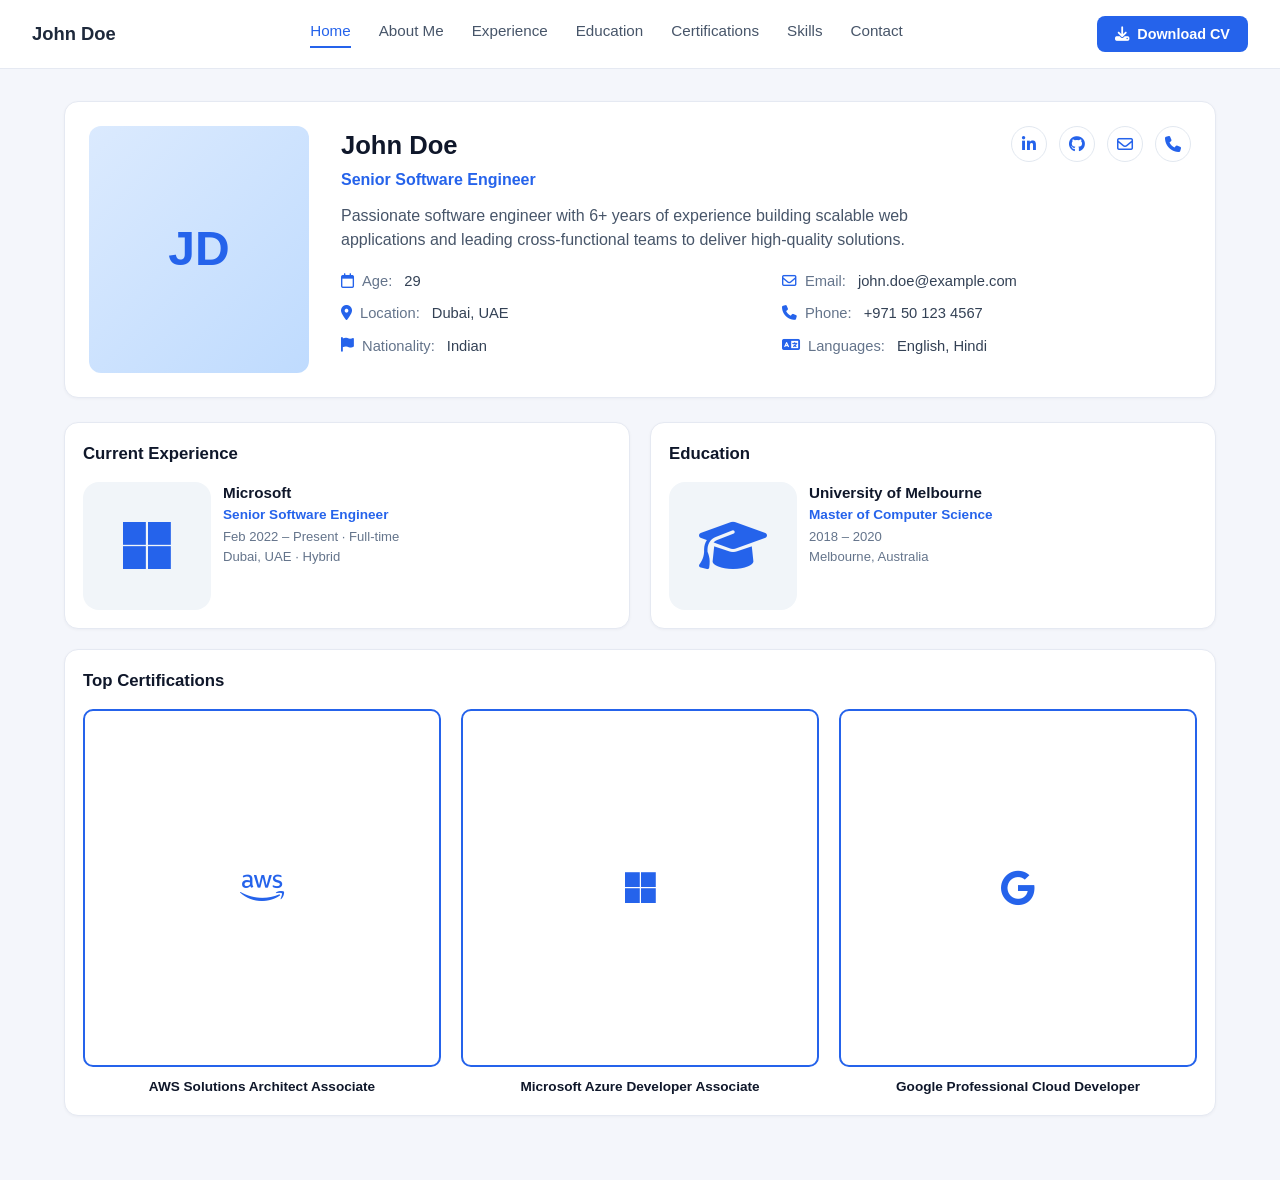
<file: index.html>
<!DOCTYPE html>
<html lang="en">
<head>
<meta charset="UTF-8">
<meta name="viewport" content="width=device-width, initial-scale=1.0">
<title>John Doe | Home</title>
<link rel="stylesheet" href="css/style.css">
<link rel="stylesheet" href="https://cdnjs.cloudflare.com/ajax/libs/font-awesome/6.5.1/css/all.min.css">
</head>
<body>
<nav class="navbar">
  <div class="logo">John Doe</div>
  <div class="nav-links">
    <a href="index.html" class="active">Home</a>
    <a href="about.html">About Me</a>
    <a href="experience.html">Experience</a>
    <a href="education.html">Education</a>
    <a href="certifications.html">Certifications</a>
    <a href="skills.html">Skills</a>
    <a href="contact.html">Contact</a>
  </div>
  <button class="btn-primary"><i class="fa-solid fa-download"></i> Download CV</button>
</nav>

<main class="container">
  <section class="profile-section">
    <div class="profile-photo">JD</div>
    <div class="profile-info">
      <h1>John Doe</h1>
      <p class="role">Senior Software Engineer</p>
      <p class="bio">Passionate software engineer with 6+ years of experience building scalable web applications and leading cross-functional teams to deliver high-quality solutions.</p>

      <div class="detail-grid">
        <div class="detail-item"><i class="fa-regular fa-calendar icon"></i><span class="label">Age:</span> 29</div>
        <div class="detail-item"><i class="fa-regular fa-envelope icon"></i><span class="label">Email:</span> john.doe@example.com</div>
        <div class="detail-item"><i class="fa-solid fa-location-dot icon"></i><span class="label">Location:</span> Dubai, UAE</div>
        <div class="detail-item"><i class="fa-solid fa-phone icon"></i><span class="label">Phone:</span> +971 50 123 4567</div>
        <div class="detail-item"><i class="fa-solid fa-flag icon"></i><span class="label">Nationality:</span> Indian</div>
        <div class="detail-item"><i class="fa-solid fa-language icon"></i><span class="label">Languages:</span> English, Hindi</div>
      </div>

      <div class="social-icons">
        <a href="#" aria-label="LinkedIn"><i class="fa-brands fa-linkedin-in"></i></a>
        <a href="#" aria-label="GitHub"><i class="fa-brands fa-github"></i></a>
        <a href="#" aria-label="Email"><i class="fa-regular fa-envelope"></i></a>
        <a href="#" aria-label="Phone"><i class="fa-solid fa-phone"></i></a>
      </div>
    </div>
  </section>

  <section class="summary-grid">
    <div class="card">
      <div class="card-title">Current Experience</div>
      <div class="entry-row">
        <div class="logo-badge"><i class="fa-brands fa-microsoft"></i></div>
        <div class="body">
          <div class="entry-title">Microsoft</div>
          <div class="entry-sub">Senior Software Engineer</div>
          <div class="entry-meta">Feb 2022 – Present · Full-time<br>Dubai, UAE · Hybrid</div>
        </div>
      </div>
    </div>

    <div class="card">
      <div class="card-title">Education</div>
      <div class="entry-row">
        <div class="logo-badge"><i class="fa-solid fa-graduation-cap"></i></div>
        <div class="body">
          <div class="entry-title">University of Melbourne</div>
          <div class="entry-sub">Master of Computer Science</div>
          <div class="entry-meta">2018 – 2020<br>Melbourne, Australia</div>
        </div>
      </div>
    </div>

    <div class="card full-width">
      <div class="card-title">Top Certifications</div>
      <div class="cert-icons">
        <div class="cert-icon-item">
          <div class="cert-badge"><i class="fa-brands fa-aws"></i></div>
          <div class="cert-icon-name">AWS Solutions Architect Associate</div>
        </div>
        <div class="cert-icon-item">
          <div class="cert-badge"><i class="fa-brands fa-microsoft"></i></div>
          <div class="cert-icon-name">Microsoft Azure Developer Associate</div>
        </div>
        <div class="cert-icon-item">
          <div class="cert-badge"><i class="fa-brands fa-google"></i></div>
          <div class="cert-icon-name">Google Professional Cloud Developer</div>
        </div>
      </div>
    </div>
  </section>
</main>
</body>
</html>
</file>
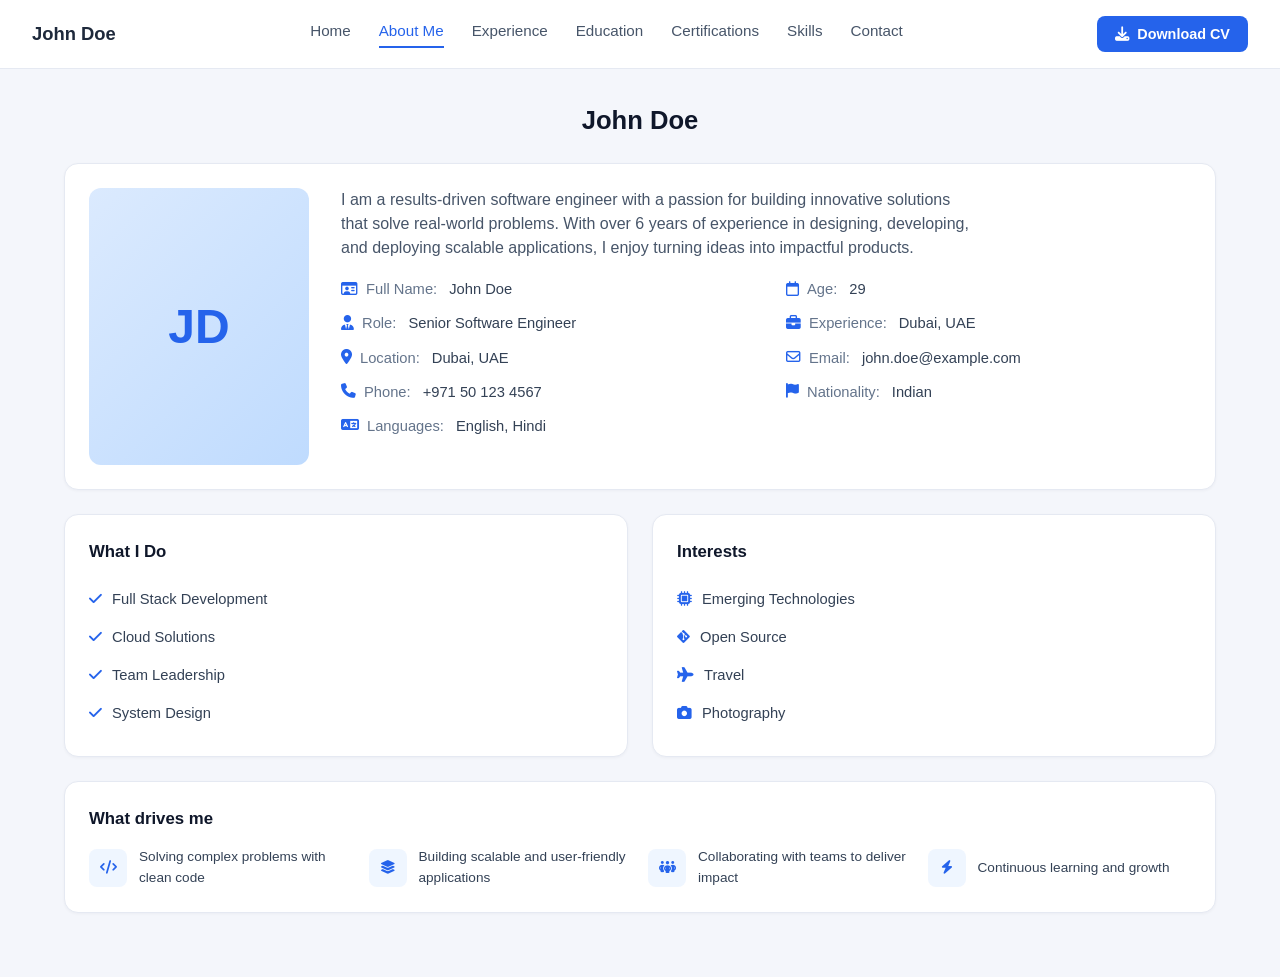
<file: about.html>
<!DOCTYPE html>
<html lang="en">
<head>
<meta charset="UTF-8">
<meta name="viewport" content="width=device-width, initial-scale=1.0">
<title>John Doe | About Me</title>
<link rel="stylesheet" href="css/style.css">
<link rel="stylesheet" href="https://cdnjs.cloudflare.com/ajax/libs/font-awesome/6.5.1/css/all.min.css">
</head>
<body>
<nav class="navbar">
  <div class="logo">John Doe</div>
  <div class="nav-links">
    <a href="index.html">Home</a>
    <a href="about.html" class="active">About Me</a>
    <a href="experience.html">Experience</a>
    <a href="education.html">Education</a>
    <a href="certifications.html">Certifications</a>
    <a href="skills.html">Skills</a>
    <a href="contact.html">Contact</a>
  </div>
  <button class="btn-primary"><i class="fa-solid fa-download"></i> Download CV</button>
</nav>

<main class="container">
  <h1 class="page-title" style="text-align:center;">John Doe</h1>

  <section class="profile-section">
    <div class="profile-photo">JD</div>
    <div class="profile-info">
      <p class="bio">I am a results-driven software engineer with a passion for building innovative solutions that solve real-world problems. With over 6 years of experience in designing, developing, and deploying scalable applications, I enjoy turning ideas into impactful products.</p>

      <div class="two-col-grid">
        <div class="detail-item"><i class="fa-regular fa-id-card icon"></i><span class="label">Full Name:</span> John Doe</div>
        <div class="detail-item"><i class="fa-regular fa-calendar icon"></i><span class="label">Age:</span> 29</div>
        <div class="detail-item"><i class="fa-solid fa-user-tie icon"></i><span class="label">Role:</span> Senior Software Engineer</div>
        <div class="detail-item"><i class="fa-solid fa-briefcase icon"></i><span class="label">Experience:</span> Dubai, UAE</div>
        <div class="detail-item"><i class="fa-solid fa-location-dot icon"></i><span class="label">Location:</span> Dubai, UAE</div>
        <div class="detail-item"><i class="fa-regular fa-envelope icon"></i><span class="label">Email:</span> john.doe@example.com</div>
        <div class="detail-item"><i class="fa-solid fa-phone icon"></i><span class="label">Phone:</span> +971 50 123 4567</div>
        <div class="detail-item"><i class="fa-solid fa-flag icon"></i><span class="label">Nationality:</span> Indian</div>
        <div class="detail-item"><i class="fa-solid fa-language icon"></i><span class="label">Languages:</span> English, Hindi</div>
      </div>
    </div>
  </section>

  <section class="what-grid">
    <div class="card">
      <div class="card-title">What I Do</div>
      <ul class="check-list">
        <li><i class="fa-solid fa-check icon"></i> Full Stack Development</li>
        <li><i class="fa-solid fa-check icon"></i> Cloud Solutions</li>
        <li><i class="fa-solid fa-check icon"></i> Team Leadership</li>
        <li><i class="fa-solid fa-check icon"></i> System Design</li>
      </ul>
    </div>
    <div class="card">
      <div class="card-title">Interests</div>
      <ul class="check-list">
        <li><i class="fa-solid fa-microchip icon"></i> Emerging Technologies</li>
        <li><i class="fa-brands fa-git-alt icon"></i> Open Source</li>
        <li><i class="fa-solid fa-plane icon"></i> Travel</li>
        <li><i class="fa-solid fa-camera icon"></i> Photography</li>
      </ul>
    </div>
  </section>

  <section class="card">
    <div class="card-title">What drives me</div>
    <div class="drives-strip">
      <div class="drive-item">
        <div class="drive-icon"><i class="fa-solid fa-code"></i></div>
        Solving complex problems with clean code
      </div>
      <div class="drive-item">
        <div class="drive-icon"><i class="fa-solid fa-layer-group"></i></div>
        Building scalable and user-friendly applications
      </div>
      <div class="drive-item">
        <div class="drive-icon"><i class="fa-solid fa-people-group"></i></div>
        Collaborating with teams to deliver impact
      </div>
      <div class="drive-item">
        <div class="drive-icon"><i class="fa-solid fa-bolt"></i></div>
        Continuous learning and growth
      </div>
    </div>
  </section>
</main>
</body>
</html>
</file>
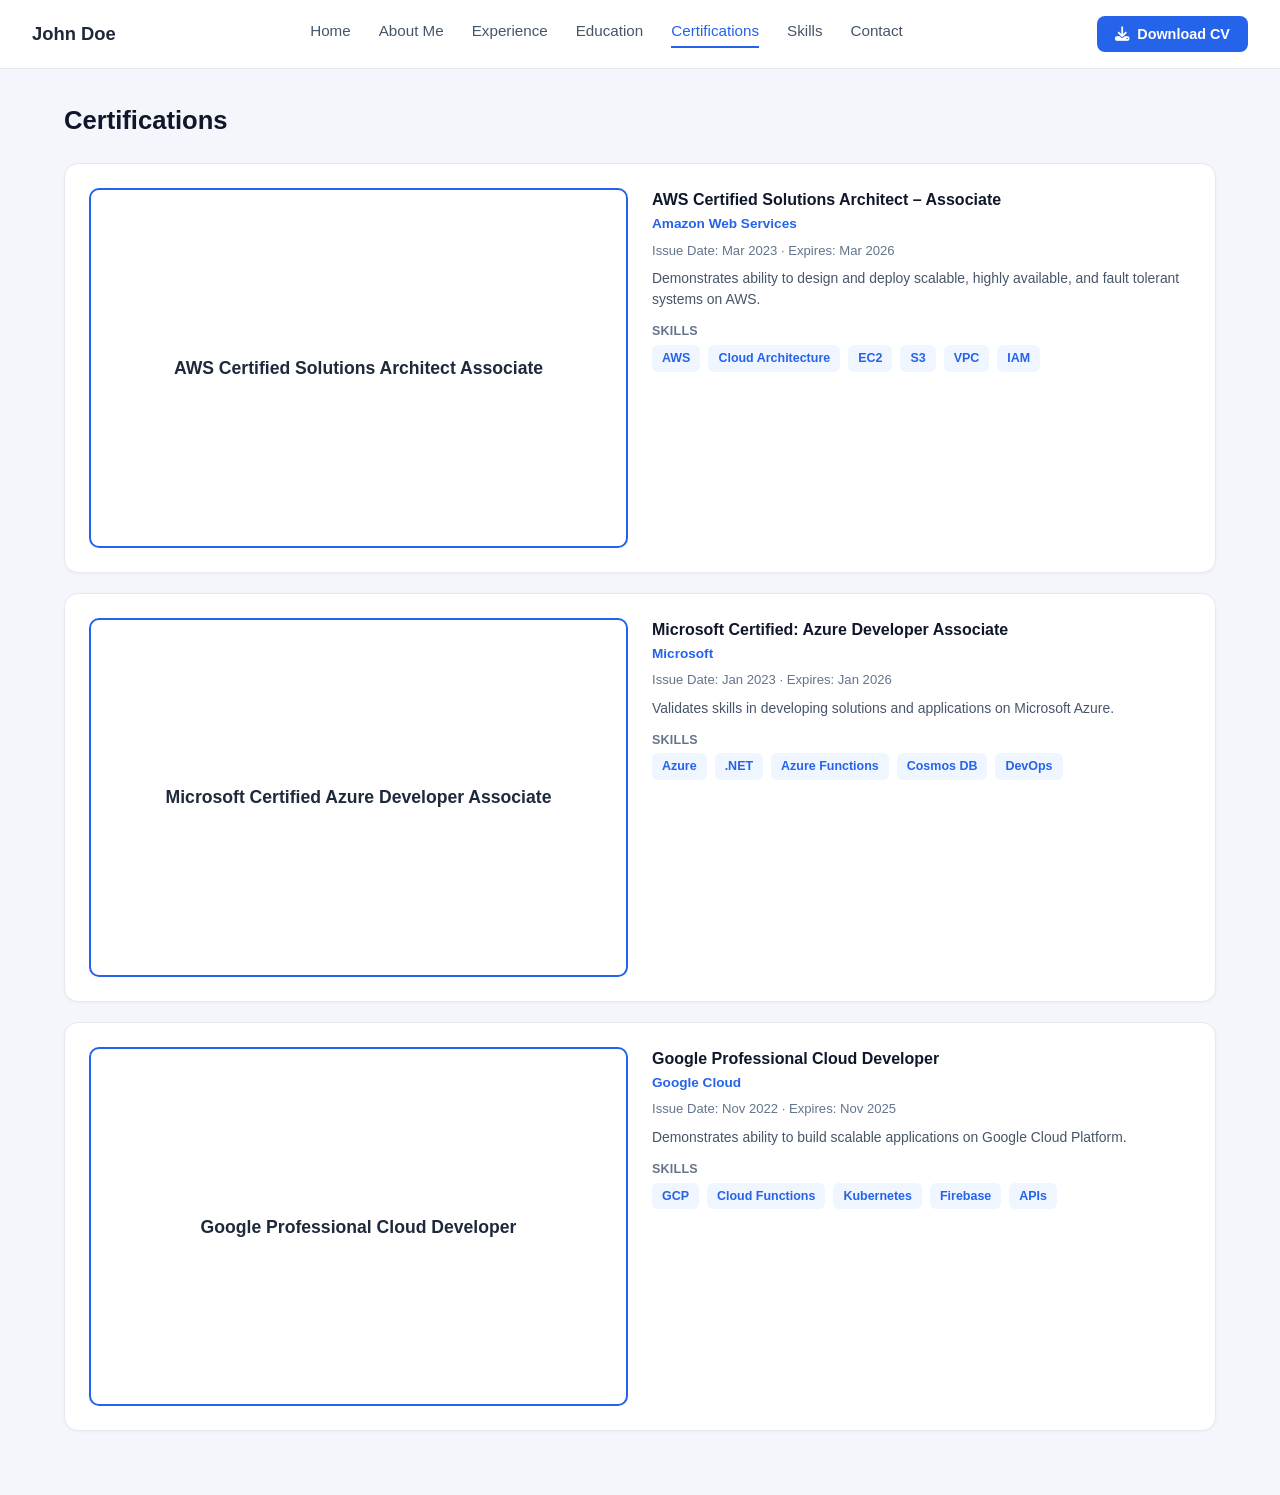
<file: certifications.html>
<!DOCTYPE html>
<html lang="en">
<head>
<meta charset="UTF-8">
<meta name="viewport" content="width=device-width, initial-scale=1.0">
<title>John Doe | Certifications</title>
<link rel="stylesheet" href="css/style.css">
<link rel="stylesheet" href="https://cdnjs.cloudflare.com/ajax/libs/font-awesome/6.5.1/css/all.min.css">
</head>
<body>
<nav class="navbar">
  <div class="logo">John Doe</div>
  <div class="nav-links">
    <a href="index.html">Home</a>
    <a href="about.html">About Me</a>
    <a href="experience.html">Experience</a>
    <a href="education.html">Education</a>
    <a href="certifications.html" class="active">Certifications</a>
    <a href="skills.html">Skills</a>
    <a href="contact.html">Contact</a>
  </div>
  <button class="btn-primary"><i class="fa-solid fa-download"></i> Download CV</button>
</nav>

<main class="container">
  <h1 class="page-title">Certifications</h1>

  <div class="cert-list">
    <div class="card cert-card">
      <div class="cert-image">AWS Certified Solutions Architect Associate</div>
      <div class="body">
        <div class="cert-name">AWS Certified Solutions Architect – Associate</div>
        <div class="cert-issuer">Amazon Web Services</div>
        <div class="cert-dates">Issue Date: Mar 2023 · Expires: Mar 2026</div>
        <p class="cert-desc">Demonstrates ability to design and deploy scalable, highly available, and fault tolerant systems on AWS.</p>
        <div class="section-label">Skills</div>
        <div class="tag-group">
          <span class="tag">AWS</span>
          <span class="tag">Cloud Architecture</span>
          <span class="tag">EC2</span>
          <span class="tag">S3</span>
          <span class="tag">VPC</span>
          <span class="tag">IAM</span>
        </div>
      </div>
    </div>

    <div class="card cert-card">
      <div class="cert-image">Microsoft Certified Azure Developer Associate</div>
      <div class="body">
        <div class="cert-name">Microsoft Certified: Azure Developer Associate</div>
        <div class="cert-issuer">Microsoft</div>
        <div class="cert-dates">Issue Date: Jan 2023 · Expires: Jan 2026</div>
        <p class="cert-desc">Validates skills in developing solutions and applications on Microsoft Azure.</p>
        <div class="section-label">Skills</div>
        <div class="tag-group">
          <span class="tag">Azure</span>
          <span class="tag">.NET</span>
          <span class="tag">Azure Functions</span>
          <span class="tag">Cosmos DB</span>
          <span class="tag">DevOps</span>
        </div>
      </div>
    </div>

    <div class="card cert-card">
      <div class="cert-image">Google Professional Cloud Developer</div>
      <div class="body">
        <div class="cert-name">Google Professional Cloud Developer</div>
        <div class="cert-issuer">Google Cloud</div>
        <div class="cert-dates">Issue Date: Nov 2022 · Expires: Nov 2025</div>
        <p class="cert-desc">Demonstrates ability to build scalable applications on Google Cloud Platform.</p>
        <div class="section-label">Skills</div>
        <div class="tag-group">
          <span class="tag">GCP</span>
          <span class="tag">Cloud Functions</span>
          <span class="tag">Kubernetes</span>
          <span class="tag">Firebase</span>
          <span class="tag">APIs</span>
        </div>
      </div>
    </div>
  </div>
</main>
</body>
</html>
</file>
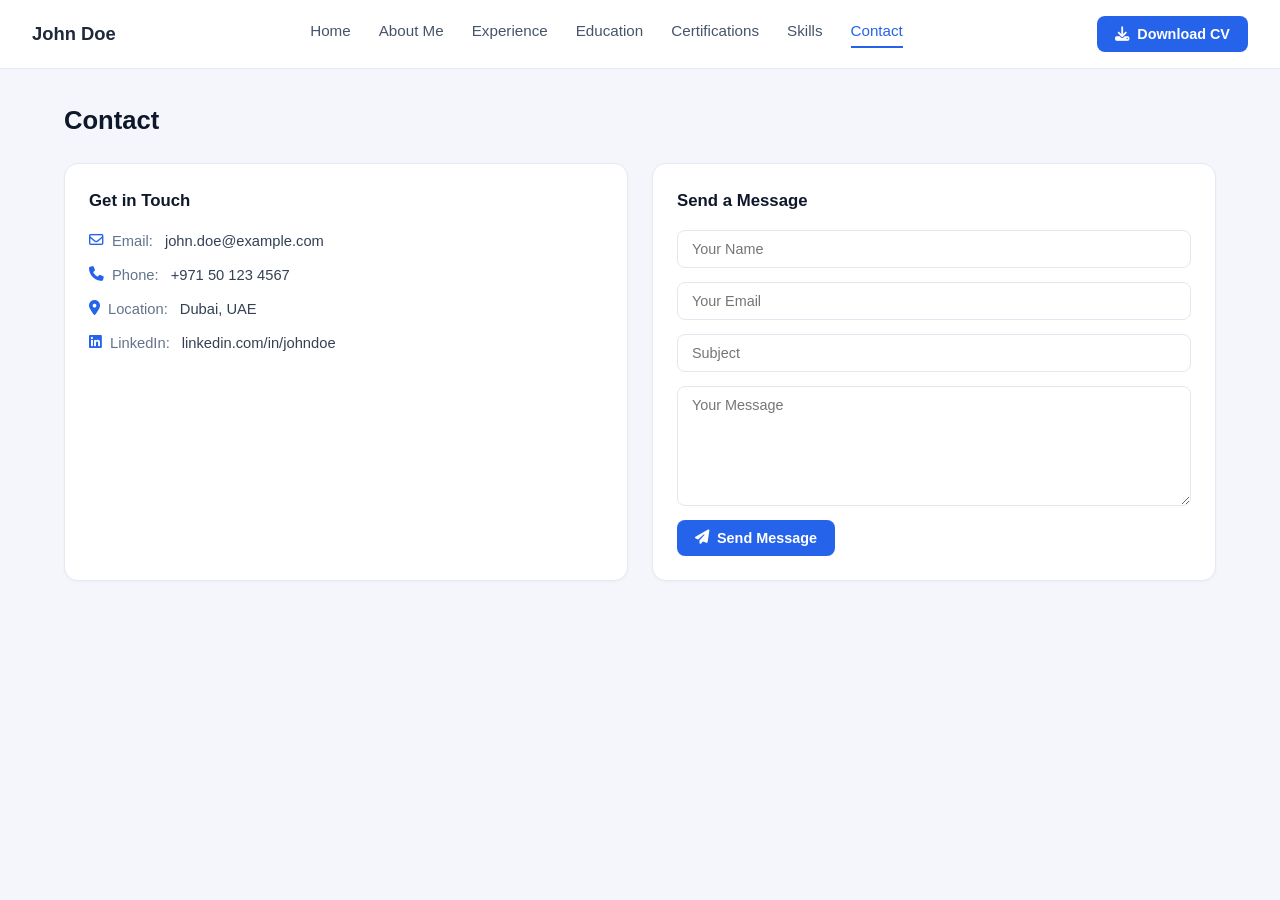
<file: contact.html>
<!DOCTYPE html>
<html lang="en">
<head>
<meta charset="UTF-8">
<meta name="viewport" content="width=device-width, initial-scale=1.0">
<title>John Doe | Contact</title>
<link rel="stylesheet" href="css/style.css">
<link rel="stylesheet" href="https://cdnjs.cloudflare.com/ajax/libs/font-awesome/6.5.1/css/all.min.css">
</head>
<body>
<nav class="navbar">
  <div class="logo">John Doe</div>
  <div class="nav-links">
    <a href="index.html">Home</a>
    <a href="about.html">About Me</a>
    <a href="experience.html">Experience</a>
    <a href="education.html">Education</a>
    <a href="certifications.html">Certifications</a>
    <a href="skills.html">Skills</a>
    <a href="contact.html" class="active">Contact</a>
  </div>
  <button class="btn-primary"><i class="fa-solid fa-download"></i> Download CV</button>
</nav>

<main class="container">
  <h1 class="page-title">Contact</h1>

  <div class="contact-grid">
    <div class="card">
      <div class="card-title">Get in Touch</div>
      <div class="detail-item" style="margin-bottom:12px;"><i class="fa-regular fa-envelope icon"></i><span class="label">Email:</span> john.doe@example.com</div>
      <div class="detail-item" style="margin-bottom:12px;"><i class="fa-solid fa-phone icon"></i><span class="label">Phone:</span> +971 50 123 4567</div>
      <div class="detail-item" style="margin-bottom:12px;"><i class="fa-solid fa-location-dot icon"></i><span class="label">Location:</span> Dubai, UAE</div>
      <div class="detail-item" style="margin-bottom:16px;"><i class="fa-brands fa-linkedin icon"></i><span class="label">LinkedIn:</span> linkedin.com/in/johndoe</div>
      <div class="social-icons">
        <a href="#" aria-label="LinkedIn"><i class="fa-brands fa-linkedin-in"></i></a>
        <a href="#" aria-label="GitHub"><i class="fa-brands fa-github"></i></a>
        <a href="#" aria-label="Email"><i class="fa-regular fa-envelope"></i></a>
        <a href="#" aria-label="Phone"><i class="fa-solid fa-phone"></i></a>
      </div>
    </div>

    <div class="card">
      <div class="card-title">Send a Message</div>
      <form class="contact-form">
        <input type="text" name="name" placeholder="Your Name" required>
        <input type="email" name="email" placeholder="Your Email" required>
        <input type="text" name="subject" placeholder="Subject">
        <textarea name="message" placeholder="Your Message" required></textarea>
        <button type="submit" class="btn-primary" style="align-self:flex-start;"><i class="fa-solid fa-paper-plane"></i> Send Message</button>
      </form>
    </div>
  </div>
</main>
</body>
</html>
</file>
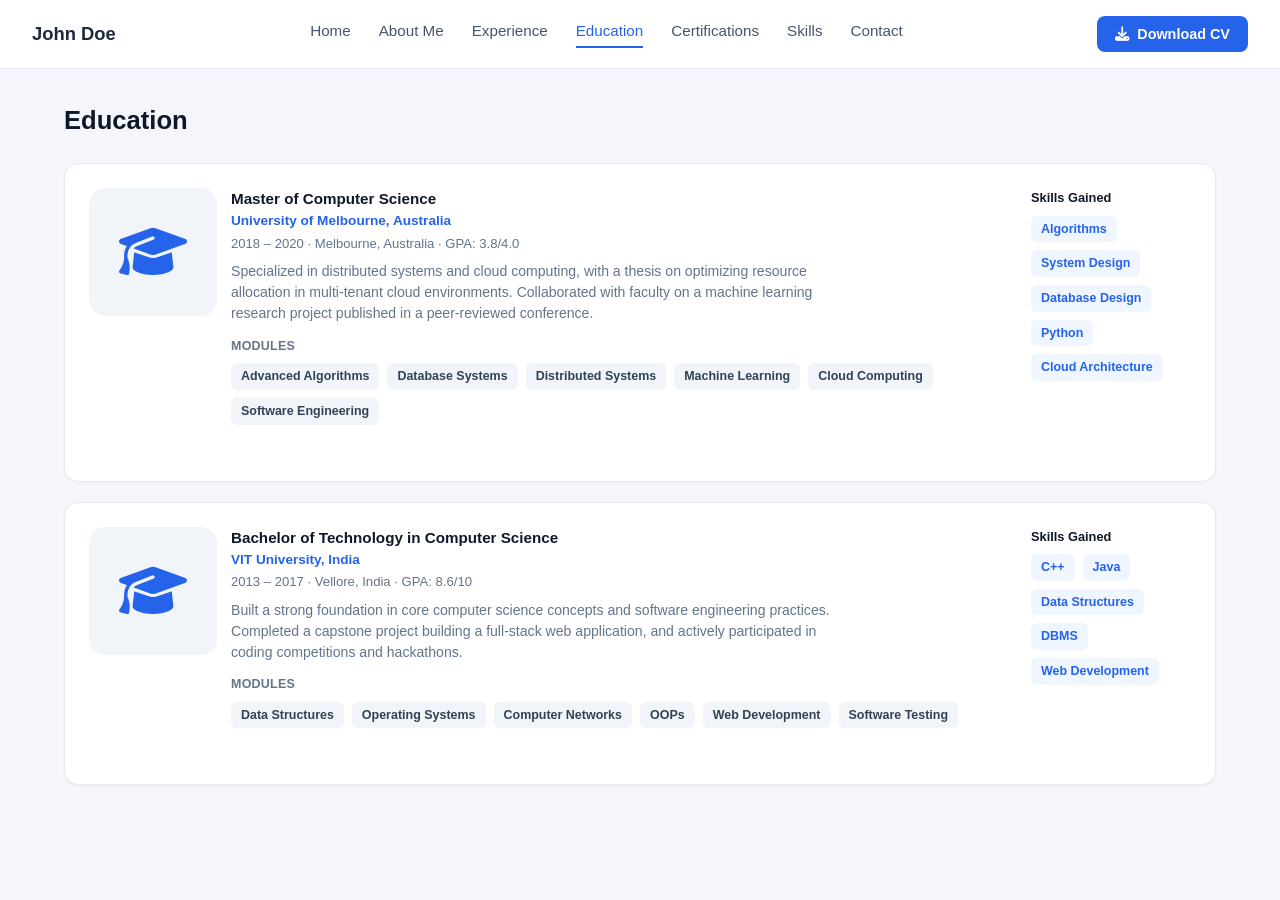
<file: education.html>
<!DOCTYPE html>
<html lang="en">
<head>
<meta charset="UTF-8">
<meta name="viewport" content="width=device-width, initial-scale=1.0">
<title>John Doe | Education</title>
<link rel="stylesheet" href="css/style.css">
<link rel="stylesheet" href="https://cdnjs.cloudflare.com/ajax/libs/font-awesome/6.5.1/css/all.min.css">
</head>
<body>
<nav class="navbar">
  <div class="logo">John Doe</div>
  <div class="nav-links">
    <a href="index.html">Home</a>
    <a href="about.html">About Me</a>
    <a href="experience.html">Experience</a>
    <a href="education.html" class="active">Education</a>
    <a href="certifications.html">Certifications</a>
    <a href="skills.html">Skills</a>
    <a href="contact.html">Contact</a>
  </div>
  <button class="btn-primary"><i class="fa-solid fa-download"></i> Download CV</button>
</nav>

<main class="container">
  <h1 class="page-title">Education</h1>

  <div class="stack-list">
    <div class="card list-card">
      <div class="left">
        <div class="logo-badge"><i class="fa-solid fa-graduation-cap"></i></div>
        <div class="body">
          <div class="entry-title">Master of Computer Science</div>
          <div class="entry-sub">University of Melbourne, Australia</div>
          <div class="entry-meta">2018 – 2020 · Melbourne, Australia · GPA: 3.8/4.0</div>
          <p class="desc">Specialized in distributed systems and cloud computing, with a thesis on optimizing resource allocation in multi-tenant cloud environments. Collaborated with faculty on a machine learning research project published in a peer-reviewed conference.</p>

          <div class="section-label">Modules</div>
          <div class="module-tags">
            <span class="tag">Advanced Algorithms</span>
            <span class="tag">Database Systems</span>
            <span class="tag">Distributed Systems</span>
            <span class="tag">Machine Learning</span>
            <span class="tag">Cloud Computing</span>
            <span class="tag">Software Engineering</span>
          </div>
        </div>
      </div>
      <div>
        <div class="skills-gained-label">Skills Gained</div>
        <div class="tag-group">
          <span class="tag">Algorithms</span>
          <span class="tag">System Design</span>
          <span class="tag">Database Design</span>
          <span class="tag">Python</span>
          <span class="tag">Cloud Architecture</span>
        </div>
      </div>
    </div>

    <div class="card list-card">
      <div class="left">
        <div class="logo-badge"><i class="fa-solid fa-graduation-cap"></i></div>
        <div class="body">
          <div class="entry-title">Bachelor of Technology in Computer Science</div>
          <div class="entry-sub">VIT University, India</div>
          <div class="entry-meta">2013 – 2017 · Vellore, India · GPA: 8.6/10</div>
          <p class="desc">Built a strong foundation in core computer science concepts and software engineering practices. Completed a capstone project building a full-stack web application, and actively participated in coding competitions and hackathons.</p>

          <div class="section-label">Modules</div>
          <div class="module-tags">
            <span class="tag">Data Structures</span>
            <span class="tag">Operating Systems</span>
            <span class="tag">Computer Networks</span>
            <span class="tag">OOPs</span>
            <span class="tag">Web Development</span>
            <span class="tag">Software Testing</span>
          </div>
        </div>
      </div>
      <div>
        <div class="skills-gained-label">Skills Gained</div>
        <div class="tag-group">
          <span class="tag">C++</span>
          <span class="tag">Java</span>
          <span class="tag">Data Structures</span>
          <span class="tag">DBMS</span>
          <span class="tag">Web Development</span>
        </div>
      </div>
    </div>
  </div>
</main>
</body>
</html>
</file>
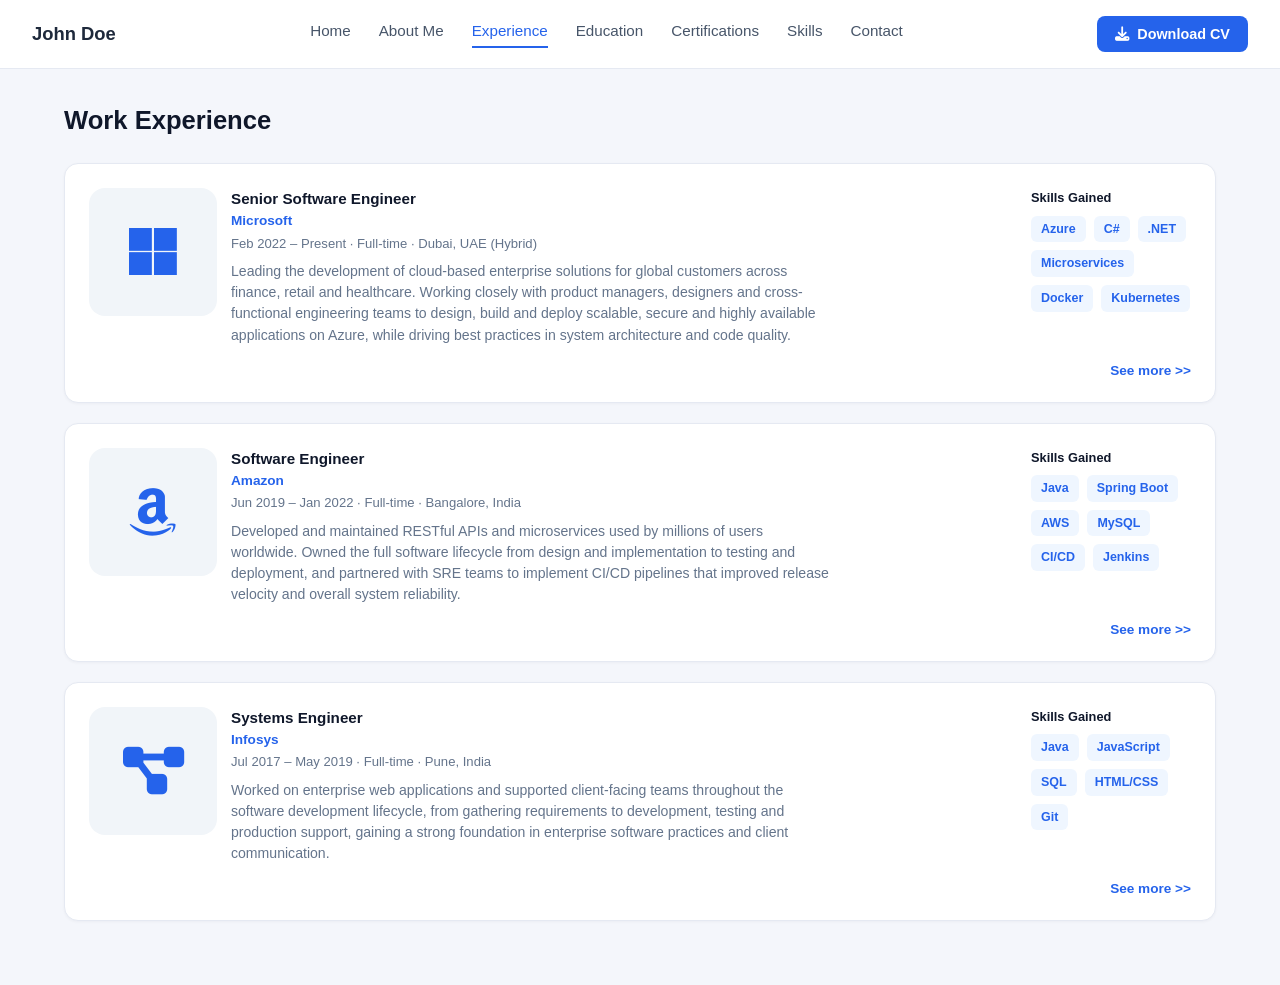
<file: experience.html>
<!DOCTYPE html>
<html lang="en">
<head>
<meta charset="UTF-8">
<meta name="viewport" content="width=device-width, initial-scale=1.0">
<title>John Doe | Experience</title>
<link rel="stylesheet" href="css/style.css">
<link rel="stylesheet" href="https://cdnjs.cloudflare.com/ajax/libs/font-awesome/6.5.1/css/all.min.css">
</head>
<body>
<nav class="navbar">
  <div class="logo">John Doe</div>
  <div class="nav-links">
    <a href="index.html">Home</a>
    <a href="about.html">About Me</a>
    <a href="experience.html" class="active">Experience</a>
    <a href="education.html">Education</a>
    <a href="certifications.html">Certifications</a>
    <a href="skills.html">Skills</a>
    <a href="contact.html">Contact</a>
  </div>
  <button class="btn-primary"><i class="fa-solid fa-download"></i> Download CV</button>
</nav>

<main class="container">
  <h1 class="page-title">Work Experience</h1>

  <div class="stack-list">
    <div class="card list-card">
      <div class="left">
        <div class="logo-badge"><i class="fa-brands fa-microsoft"></i></div>
        <div class="body">
          <div class="entry-title">Senior Software Engineer</div>
          <div class="entry-sub">Microsoft</div>
          <div class="entry-meta">Feb 2022 – Present · Full-time · Dubai, UAE (Hybrid)</div>
          <p class="desc">Leading the development of cloud-based enterprise solutions for global customers across finance, retail and healthcare. Working closely with product managers, designers and cross-functional engineering teams to design, build and deploy scalable, secure and highly available applications on Azure, while driving best practices in system architecture and code quality.</p>
          <div class="expand-details">
            <ul class="check-list">
              <li><i class="fa-solid fa-check icon"></i> Architected a multi-tenant SaaS platform serving 50k+ daily active users.</li>
              <li><i class="fa-solid fa-check icon"></i> Reduced infrastructure costs by 30% through Kubernetes autoscaling.</li>
              <li><i class="fa-solid fa-check icon"></i> Mentored a team of 5 engineers and led sprint planning.</li>
              <li><i class="fa-solid fa-check icon"></i> Introduced infrastructure-as-code with Terraform, cutting environment setup time from days to hours.</li>
              <li><i class="fa-solid fa-check icon"></i> Led migration of legacy monolith to a microservices architecture with zero downtime.</li>
              <li><i class="fa-solid fa-check icon"></i> Established code review and CI standards adopted across three engineering teams.</li>
            </ul>
          </div>
          <button class="see-more-btn" onclick="toggleDetails(this)">See more &gt;&gt;</button>
        </div>
      </div>
      <div>
        <div class="skills-gained-label">Skills Gained</div>
        <div class="tag-group">
          <span class="tag">Azure</span>
          <span class="tag">C#</span>
          <span class="tag">.NET</span>
          <span class="tag">Microservices</span>
          <span class="tag">Docker</span>
          <span class="tag">Kubernetes</span>
        </div>
      </div>
    </div>

    <div class="card list-card">
      <div class="left">
        <div class="logo-badge"><i class="fa-brands fa-amazon"></i></div>
        <div class="body">
          <div class="entry-title">Software Engineer</div>
          <div class="entry-sub">Amazon</div>
          <div class="entry-meta">Jun 2019 – Jan 2022 · Full-time · Bangalore, India</div>
          <p class="desc">Developed and maintained RESTful APIs and microservices used by millions of users worldwide. Owned the full software lifecycle from design and implementation to testing and deployment, and partnered with SRE teams to implement CI/CD pipelines that improved release velocity and overall system reliability.</p>
          <div class="expand-details">
            <ul class="check-list">
              <li><i class="fa-solid fa-check icon"></i> Built a payment processing microservice handling 1M+ transactions/day.</li>
              <li><i class="fa-solid fa-check icon"></i> Cut deployment time by 40% by automating the CI/CD pipeline with Jenkins.</li>
              <li><i class="fa-solid fa-check icon"></i> Optimized MySQL queries, improving API response times by 25%.</li>
              <li><i class="fa-solid fa-check icon"></i> Implemented distributed caching with Redis, reducing database load by 35%.</li>
              <li><i class="fa-solid fa-check icon"></i> Participated in on-call rotation, resolving critical incidents within SLA.</li>
              <li><i class="fa-solid fa-check icon"></i> Wrote unit and integration tests that raised code coverage from 60% to 90%.</li>
            </ul>
          </div>
          <button class="see-more-btn" onclick="toggleDetails(this)">See more &gt;&gt;</button>
        </div>
      </div>
      <div>
        <div class="skills-gained-label">Skills Gained</div>
        <div class="tag-group">
          <span class="tag">Java</span>
          <span class="tag">Spring Boot</span>
          <span class="tag">AWS</span>
          <span class="tag">MySQL</span>
          <span class="tag">CI/CD</span>
          <span class="tag">Jenkins</span>
        </div>
      </div>
    </div>

    <div class="card list-card">
      <div class="left">
        <div class="logo-badge"><i class="fa-solid fa-diagram-project"></i></div>
        <div class="body">
          <div class="entry-title">Systems Engineer</div>
          <div class="entry-sub">Infosys</div>
          <div class="entry-meta">Jul 2017 – May 2019 · Full-time · Pune, India</div>
          <p class="desc">Worked on enterprise web applications and supported client-facing teams throughout the software development lifecycle, from gathering requirements to development, testing and production support, gaining a strong foundation in enterprise software practices and client communication.</p>
          <div class="expand-details">
            <ul class="check-list">
              <li><i class="fa-solid fa-check icon"></i> Supported enterprise clients across banking and retail sectors.</li>
              <li><i class="fa-solid fa-check icon"></i> Fixed production bugs and improved test coverage to 80%.</li>
              <li><i class="fa-solid fa-check icon"></i> Collaborated with QA to streamline the release process.</li>
              <li><i class="fa-solid fa-check icon"></i> Developed internal tools that automated manual reporting tasks, saving 10+ hours/week.</li>
              <li><i class="fa-solid fa-check icon"></i> Documented system workflows, improving onboarding time for new hires.</li>
              <li><i class="fa-solid fa-check icon"></i> Received "Rising Star" award for contributions in the first year.</li>
            </ul>
          </div>
          <button class="see-more-btn" onclick="toggleDetails(this)">See more &gt;&gt;</button>
        </div>
      </div>
      <div>
        <div class="skills-gained-label">Skills Gained</div>
        <div class="tag-group">
          <span class="tag">Java</span>
          <span class="tag">JavaScript</span>
          <span class="tag">SQL</span>
          <span class="tag">HTML/CSS</span>
          <span class="tag">Git</span>
        </div>
      </div>
    </div>
  </div>
</main>
<script>
  function toggleDetails(btn) {
    const details = btn.previousElementSibling;
    const expanded = details.classList.toggle('show');
    btn.innerHTML = expanded ? 'See less &lt;&lt;' : 'See more &gt;&gt;';
  }
</script>
</body>
</html>
</file>
<file: css/style.css>
/* ==========================================================================
   Global / Reset
   ========================================================================== */
* {
  box-sizing: border-box;
  margin: 0;
  padding: 0;
}

body {
  font-family: "Segoe UI", Roboto, Helvetica, Arial, sans-serif;
  background: #f4f6fb;
  color: #1e293b;
  line-height: 1.5;
}

a {
  text-decoration: none;
  color: inherit;
}

ul {
  list-style: none;
}

.container {
  max-width: 1200px;
  margin: 0 auto;
  padding: 32px 24px 64px;
}

/* ==========================================================================
   Navbar
   ========================================================================== */
.navbar {
  display: flex;
  align-items: center;
  justify-content: space-between;
  background: #fff;
  padding: 16px 32px;
  border-bottom: 1px solid #e5e9f2;
  position: sticky;
  top: 0;
  z-index: 100;
}

.navbar .logo {
  font-size: 1.15rem;
  font-weight: 700;
  color: #1e293b;
}

.nav-links {
  display: flex;
  gap: 28px;
}

.nav-links a {
  font-size: 0.95rem;
  color: #475569;
  font-weight: 500;
  padding-bottom: 4px;
  border-bottom: 2px solid transparent;
  transition: color 0.2s ease, border-color 0.2s ease;
}

.nav-links a:hover {
  color: #2563eb;
}

.nav-links a.active {
  color: #2563eb;
  border-bottom-color: #2563eb;
}

.btn-primary {
  display: inline-flex;
  align-items: center;
  gap: 8px;
  background: #2563eb;
  color: #fff;
  border: none;
  padding: 10px 18px;
  border-radius: 8px;
  font-size: 0.9rem;
  font-weight: 600;
  cursor: pointer;
  transition: background 0.2s ease;
}

.btn-primary:hover {
  background: #1d4ed8;
}

/* ==========================================================================
   Page Heading
   ========================================================================== */
.page-title {
  font-size: 1.6rem;
  font-weight: 700;
  margin-bottom: 24px;
  color: #0f172a;
}

/* ==========================================================================
   Cards
   ========================================================================== */
.card {
  background: #fff;
  border: 1px solid #e5e9f2;
  border-radius: 14px;
  padding: 24px;
  box-shadow: 0 1px 3px rgba(15, 23, 42, 0.04);
}

.card-title {
  font-size: 1.05rem;
  font-weight: 700;
  margin-bottom: 16px;
  color: #0f172a;
}

/* ==========================================================================
   About Me / Home shared layout
   ========================================================================== */
.profile-section {
  display: grid;
  grid-template-columns: 220px 1fr;
  gap: 32px;
  margin-bottom: 24px;
  background: #fff;
  border: 1px solid #e5e9f2;
  border-radius: 14px;
  padding: 24px;
  box-shadow: 0 1px 3px rgba(15, 23, 42, 0.04);
  position: relative;
}

.profile-photo {
  width: 100%;
  height: 100%;
  border-radius: 12px;
  object-fit: cover;
  background: linear-gradient(135deg, #dbeafe, #bfdbfe);
  display: flex;
  align-items: center;
  justify-content: center;
  font-size: 3rem;
  font-weight: 700;
  color: #2563eb;
}

.profile-info h1 {
  font-size: 1.6rem;
  color: #0f172a;
  margin-bottom: 4px;
}

.profile-info .role {
  color: #2563eb;
  font-weight: 600;
  margin-bottom: 12px;
}

.profile-info .bio {
  color: #475569;
  margin-bottom: 18px;
  max-width: 640px;
}

.detail-grid {
  display: grid;
  grid-template-columns: 1fr 1fr;
  gap: 10px 32px;
  margin-bottom: 16px;
}

.detail-item {
  display: flex;
  align-items: center;
  gap: 8px;
  font-size: 0.92rem;
  color: #334155;
}

.detail-item .icon {
  color: #2563eb;
}

.detail-item .label {
  color: #64748b;
  margin-right: 4px;
}

.social-icons {
  display: flex;
  gap: 12px;
  position: absolute;
  top: 24px;
  right: 24px;
}

.social-icons a {
  width: 36px;
  height: 36px;
  border-radius: 50%;
  border: 1px solid #e2e8f0;
  display: flex;
  align-items: center;
  justify-content: center;
  color: #2563eb;
  transition: background 0.2s ease;
}

.social-icons a:hover {
  background: #eff6ff;
}

.linkedin-line {
  display: flex;
  align-items: center;
  gap: 8px;
  margin-top: 14px;
  font-size: 0.92rem;
  color: #334155;
}

.linkedin-line .icon {
  color: #2563eb;
}

/* three summary cards row on home page */
.summary-grid {
  display: grid;
  grid-template-columns: repeat(2, 1fr);
  gap: 20px;
}

.summary-grid .full-width {
  grid-column: 1 / -1;
}

.summary-grid .card {
  padding: 18px;
}

.entry-row {
  display: flex;
  gap: 12px;
  align-items: flex-start;
}

.logo-badge {
  width: 128px;
  height: 128px;
  border-radius: 16px;
  background: #f1f5f9;
  display: flex;
  align-items: center;
  justify-content: center;
  font-weight: 700;
  font-size: 3.4rem;
  color: #2563eb;
  flex-shrink: 0;
}

.entry-title {
  font-weight: 700;
  color: #0f172a;
  font-size: 0.95rem;
}

.entry-sub {
  color: #2563eb;
  font-size: 0.85rem;
  font-weight: 600;
}

.entry-meta {
  color: #64748b;
  font-size: 0.82rem;
  margin-top: 2px;
}

.cert-icons {
  display: grid;
  grid-template-columns: repeat(3, 1fr);
  gap: 20px;
  width: 100%;
}

.cert-icon-item {
  display: flex;
  flex-direction: column;
  align-items: center;
  gap: 10px;
  text-align: center;
}

.cert-badge {
  width: 100%;
  aspect-ratio: 1 / 1;
  border: 2px solid #2563eb;
  border-radius: 10px;
  display: flex;
  align-items: center;
  justify-content: center;
  font-size: 2.2rem;
  color: #2563eb;
}

.cert-icon-name {
  font-size: 0.85rem;
  font-weight: 600;
  color: #0f172a;
}

/* ==========================================================================
   About page: two-column info grid + what-i-do / interests + drives strip
   ========================================================================== */
.two-col-grid {
  display: grid;
  grid-template-columns: 1fr 1fr;
  gap: 12px 40px;
  margin-bottom: 28px;
}

.what-grid {
  display: grid;
  grid-template-columns: 1fr 1fr;
  gap: 24px;
  margin-bottom: 24px;
}

.check-list li {
  display: flex;
  align-items: center;
  gap: 10px;
  padding: 8px 0;
  font-size: 0.92rem;
  color: #334155;
}

.check-list li .icon {
  color: #2563eb;
}

.drives-strip {
  display: grid;
  grid-template-columns: repeat(4, 1fr);
  gap: 16px;
}

.drives-strip .drive-item {
  display: flex;
  align-items: center;
  gap: 12px;
  font-size: 0.85rem;
  color: #334155;
}

.drives-strip .drive-icon {
  width: 38px;
  height: 38px;
  border-radius: 8px;
  background: #eff6ff;
  color: #2563eb;
  display: flex;
  align-items: center;
  justify-content: center;
  flex-shrink: 0;
}

/* ==========================================================================
   Experience / Education pages: list of stacked cards
   ========================================================================== */
.stack-list {
  display: flex;
  flex-direction: column;
  gap: 20px;
}

.list-card {
  display: flex;
  gap: 16px;
  align-items: flex-start;
  justify-content: space-between;
  min-height: 150px;
  position: relative;
  padding-bottom: 56px;
}

.list-card .left {
  display: flex;
  gap: 14px;
  flex: 1;
}

.list-card .body {
  flex: 1;
}

.list-card .desc {
  color: #64748b;
  font-size: 0.88rem;
  margin-top: 8px;
  max-width: 600px;
}

.expand-details {
  display: none;
  margin-top: 12px;
  max-width: 600px;
}

.expand-details.show {
  display: block;
}

.see-more-btn {
  display: inline-flex;
  align-items: center;
  position: absolute;
  bottom: 24px;
  right: 24px;
  margin-top: 0;
  background: none;
  border: none;
  color: #2563eb;
  font-weight: 600;
  font-size: 0.85rem;
  cursor: pointer;
  padding: 0;
}

.see-more-btn:hover {
  text-decoration: underline;
}

.tag-group {
  display: flex;
  flex-wrap: wrap;
  gap: 8px;
  max-width: 160px;
  align-content: flex-start;
}

.tag {
  background: #eff6ff;
  color: #2563eb;
  font-size: 0.78rem;
  font-weight: 600;
  padding: 4px 10px;
  border-radius: 6px;
  white-space: nowrap;
}

.skills-gained-label {
  font-size: 0.8rem;
  font-weight: 700;
  color: #0f172a;
  margin-bottom: 8px;
}

/* Education modules */
.module-tags,
.gained-tags {
  display: flex;
  flex-wrap: wrap;
  gap: 8px;
  margin-top: 8px;
}

.module-tags .tag,
.gained-tags .tag {
  background: #f1f5f9;
  color: #334155;
}

.gained-tags .tag {
  background: #eff6ff;
  color: #2563eb;
}

.section-label {
  font-size: 0.78rem;
  font-weight: 700;
  color: #64748b;
  margin: 12px 0 4px;
  text-transform: uppercase;
  letter-spacing: 0.02em;
}

/* ==========================================================================
   Certifications page
   ========================================================================== */
.cert-list {
  display: flex;
  flex-direction: column;
  gap: 20px;
}

.cert-card {
  display: grid;
  grid-template-columns: 1fr 1fr;
  gap: 24px;
  align-items: stretch;
}

.cert-image {
  width: 100%;
  aspect-ratio: 3 / 2;
  border: 2px solid #2563eb;
  border-radius: 10px;
  display: flex;
  align-items: center;
  justify-content: center;
  text-align: center;
  font-size: 1.1rem;
  font-weight: 700;
  color: #1e293b;
  padding: 16px;
  overflow: hidden;
}

.cert-image img {
  max-width: 100%;
  max-height: 100%;
  object-fit: contain;
}

.cert-name {
  font-weight: 700;
  color: #0f172a;
  font-size: 1rem;
}

.cert-issuer {
  color: #2563eb;
  font-weight: 600;
  font-size: 0.85rem;
  margin: 2px 0 6px;
}

.cert-dates {
  color: #64748b;
  font-size: 0.82rem;
  margin-bottom: 8px;
}

.cert-desc {
  color: #475569;
  font-size: 0.87rem;
  margin-bottom: 8px;
}

.cert-card .tag-group {
  max-width: 100%;
}

/* ==========================================================================
   Skills page
   ========================================================================== */
.skills-grid {
  display: grid;
  grid-template-columns: repeat(5, 1fr);
  gap: 20px;
}

.skills-grid .card {
  padding: 20px;
}

.skills-grid .card-title {
  display: flex;
  align-items: center;
  gap: 8px;
  font-size: 0.9rem;
}

.skill-tags {
  display: flex;
  flex-wrap: wrap;
  gap: 8px;
}

/* ==========================================================================
   Contact page
   ========================================================================== */
.contact-grid {
  display: grid;
  grid-template-columns: 1fr 1fr;
  gap: 24px;
}

.contact-form {
  display: flex;
  flex-direction: column;
  gap: 14px;
}

.contact-form input,
.contact-form textarea {
  padding: 10px 14px;
  border: 1px solid #e2e8f0;
  border-radius: 8px;
  font-size: 0.9rem;
  font-family: inherit;
}

.contact-form textarea {
  resize: vertical;
  min-height: 120px;
}

/* ==========================================================================
   Responsive
   ========================================================================== */
@media (max-width: 960px) {
  .profile-section,
  .summary-grid,
  .two-col-grid,
  .what-grid,
  .drives-strip,
  .skills-grid,
  .contact-grid,
  .cert-card {
    grid-template-columns: 1fr;
  }

  .nav-links {
    display: none;
  }
}
</file>
